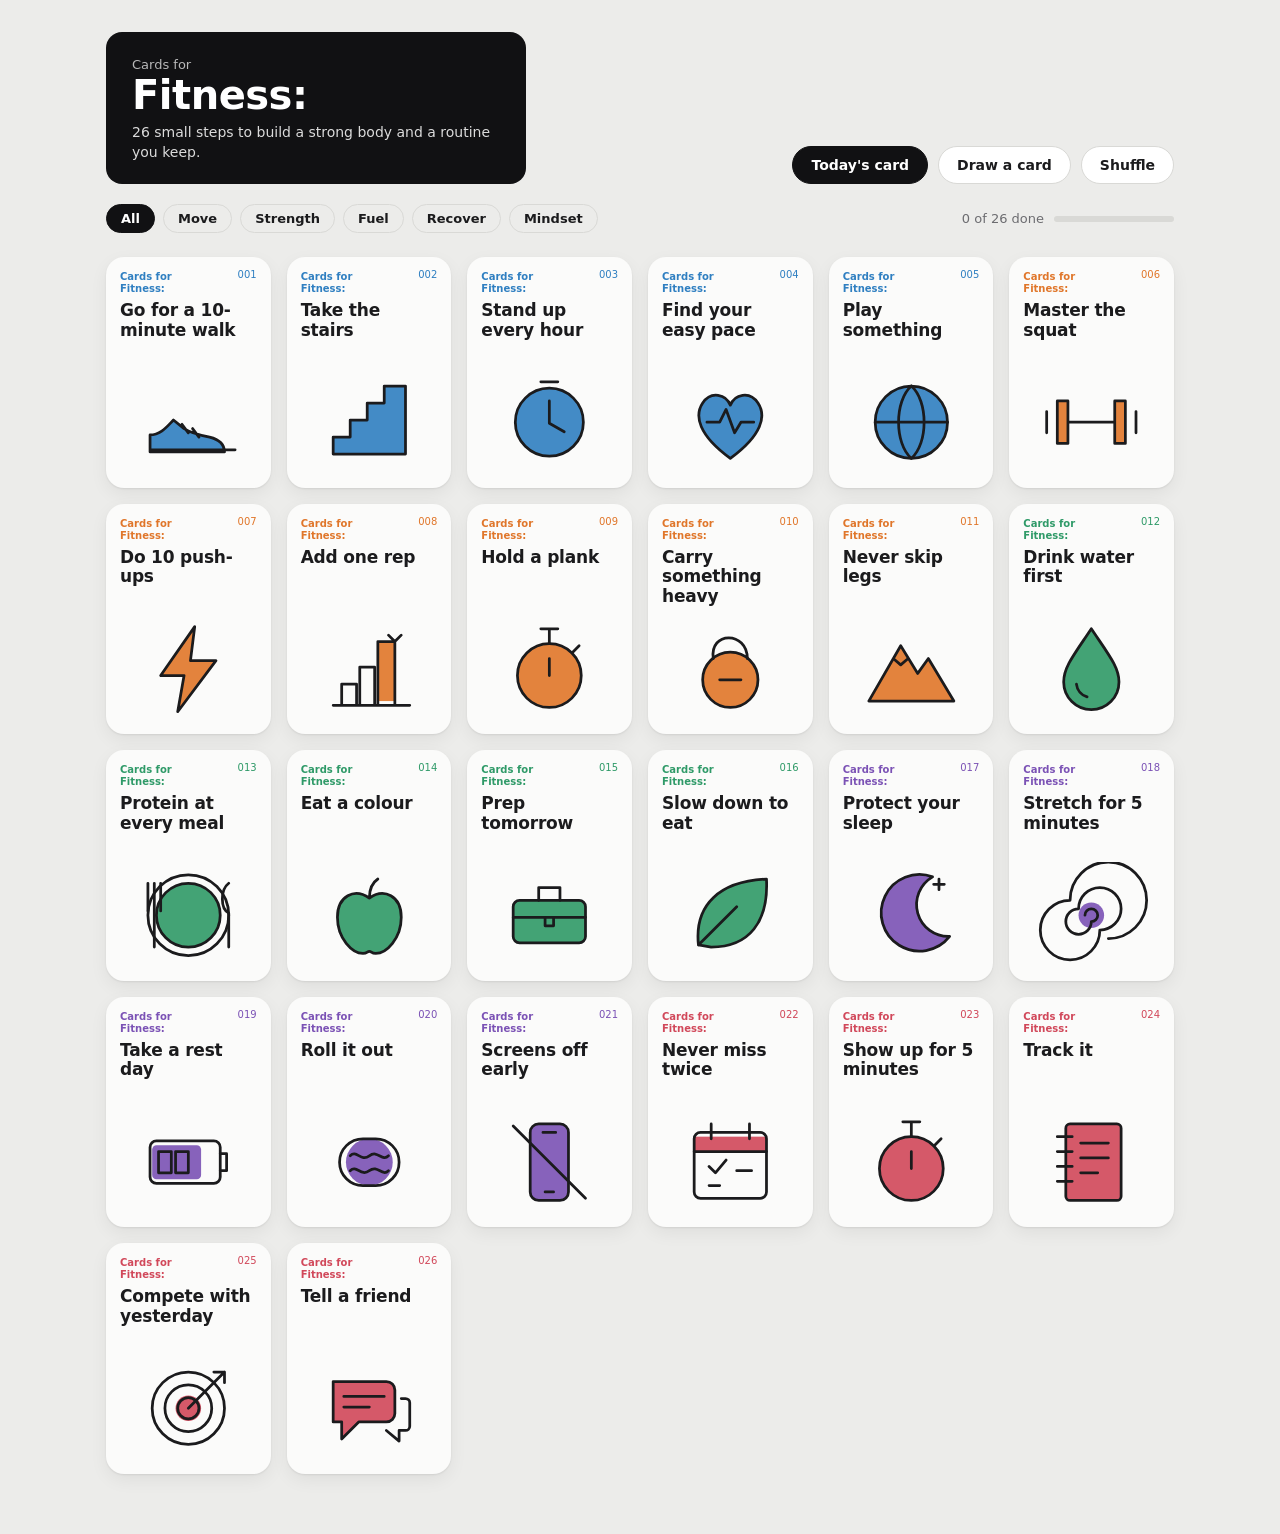
<file: fitness-cards/index.html>
<!DOCTYPE html>
<html lang="en">
<head>
	<meta charset="utf-8">
	<meta name="viewport" content="width=device-width, initial-scale=1">
	<title>Cards for Fitness</title>
	<meta name="description" content="26 small habits to build a strong body and a consistent routine.">
	<link rel="stylesheet" href="style.css">
</head>
<body>
	<header class="top">
		<div class="brand">
			<span class="brand-sub">Cards for</span>
			<h1>Fitness:</h1>
			<p>26 small steps to build a strong body and a routine you keep.</p>
		</div>
		<div class="actions">
			<button id="today" class="btn btn-dark">Today's card</button>
			<button id="draw" class="btn">Draw a card</button>
			<button id="shuffle" class="btn">Shuffle</button>
		</div>
	</header>

	<section class="bar">
		<div id="filters" class="filters" role="group" aria-label="Filter by category"></div>
		<div class="progress" aria-live="polite">
			<span id="progress-text"></span>
			<div class="meter"><div id="meter-fill"></div></div>
		</div>
	</section>

	<main id="grid" class="grid" aria-label="Fitness cards"></main>

	<div id="modal" class="modal" hidden>
		<div class="backdrop" data-close></div>
		<div class="stage" role="dialog" aria-modal="true" aria-label="Card">
			<button class="nav prev" id="prev" aria-label="Previous card">&#8249;</button>
			<div class="flip" id="flip">
				<div class="flip-inner" id="flip-inner">
					<div class="face front" id="face-front"></div>
					<div class="face back" id="face-back"></div>
				</div>
			</div>
			<button class="nav next" id="next" aria-label="Next card">&#8250;</button>
			<div class="modal-actions">
				<button id="flip-btn" class="btn">Flip</button>
				<button id="done-btn" class="btn btn-dark">Mark done</button>
				<button id="close-btn" class="btn" data-close>Close</button>
			</div>
		</div>
	</div>

	<script src="cards.js"></script>
	<script src="app.js"></script>
</body>
</html>
</file>
<file: fitness-cards/style.css>
:root {
	--bg: #ececea;
	--paper: #fbfbfa;
	--ink: #1b1b1d;
	--muted: #6c6c70;
	--line: #d9d9d6;
	--tin: #111113;
	--radius: 18px;
	color-scheme: light;
}
@media (prefers-color-scheme: dark) {
	:root {
		--bg: #17171a;
		--paper: #f4f4f1;
		--ink: #1b1b1d;
		--muted: #9a9aa0;
		--line: #2c2c31;
		color-scheme: dark;
	}
	body { color: #ededeb; }
	.btn { background: #232327; color: #ededeb; border-color: #36363c; }
	.btn-dark { background: #ededeb; color: #111113; border-color: #ededeb; }
	.chip { color: #ededeb; border-color: #36363c; }
	.meter { background: #2c2c31; }
}

* { box-sizing: border-box; }
body {
	margin: 0;
	background: var(--bg);
	color: var(--ink);
	font-family: system-ui, -apple-system, "Segoe UI", Roboto, Helvetica, Arial, sans-serif;
	-webkit-font-smoothing: antialiased;
}
button { font: inherit; cursor: pointer; }
[hidden] { display: none !important; }

/* Header */
.top {
	max-width: 1100px; margin: 0 auto; padding: 32px 16px 12px;
	display: flex; flex-wrap: wrap; gap: 20px; align-items: flex-end; justify-content: space-between;
}
.brand { background: var(--tin); color: #fff; padding: 22px 26px; border-radius: 16px; max-width: 420px; }
.brand-sub { font-size: 13px; opacity: .7; }
.brand h1 { margin: 2px 0 8px; font-size: 40px; line-height: 1; letter-spacing: -.5px; }
.brand p { margin: 0; font-size: 14px; opacity: .85; line-height: 1.4; }
.actions { display: flex; gap: 10px; flex-wrap: wrap; }
.btn {
	background: #fff; color: var(--ink); border: 1px solid var(--line); border-radius: 999px;
	padding: 10px 18px; font-weight: 600; font-size: 14px; transition: transform .1s;
}
.btn:hover { transform: translateY(-1px); }
.btn:focus-visible, .chip:focus-visible, .card:focus-visible, .nav:focus-visible { outline: 3px solid #2f7fc1; outline-offset: 2px; }
.btn-dark { background: var(--tin); color: #fff; border-color: var(--tin); }

/* Filters + progress */
.bar { max-width: 1100px; margin: 0 auto; padding: 8px 16px 8px; display: flex; flex-wrap: wrap; gap: 14px; align-items: center; justify-content: space-between; }
.filters { display: flex; gap: 8px; flex-wrap: wrap; }
.chip {
	background: transparent; border: 1px solid var(--line); border-radius: 999px; padding: 6px 14px;
	font-size: 13px; font-weight: 600; color: var(--ink);
}
.chip[aria-pressed="true"] { background: var(--chip, var(--tin)); border-color: var(--chip, var(--tin)); color: #fff; }
.progress { display: flex; align-items: center; gap: 10px; font-size: 13px; color: var(--muted); }
.meter { width: 120px; height: 6px; background: var(--line); border-radius: 99px; overflow: hidden; }
#meter-fill { height: 100%; width: 0; background: #2f9a68; transition: width .3s; }

/* Grid */
.grid {
	max-width: 1100px; margin: 0 auto; padding: 16px 16px 60px;
	display: grid; grid-template-columns: repeat(auto-fill, minmax(150px, 1fr)); gap: 16px;
}
.card {
	position: relative; aspect-ratio: 5 / 7; background: var(--paper); color: var(--ink);
	border-radius: var(--radius); padding: 14px 14px 12px; text-align: left; border: 0;
	box-shadow: 0 1px 2px rgba(0,0,0,.08), 0 6px 18px rgba(0,0,0,.06);
	display: flex; flex-direction: column; overflow: hidden; transition: transform .15s, box-shadow .15s;
}
.card:hover { transform: translateY(-3px) rotate(-.6deg); box-shadow: 0 10px 28px rgba(0,0,0,.14); }
.card .kicker { font-size: 10px; font-weight: 600; color: var(--c); line-height: 1.2; }
.card .num { position: absolute; top: 12px; right: 14px; font-size: 10px; color: var(--c); font-variant-numeric: tabular-nums; }
.card h2 { margin: 6px 0 0; font-size: 17px; line-height: 1.15; letter-spacing: -.2px; }
.card svg { margin-top: auto; width: 100%; height: 52%; }
.card .done-tag {
	position: absolute; bottom: 10px; right: 10px; width: 22px; height: 22px; border-radius: 50%;
	background: #2f9a68; color: #fff; font-size: 13px; display: none; align-items: center; justify-content: center;
}
.card.done .done-tag { display: flex; }

/* SVG styling */
svg .ln { fill: none; stroke: #1b1b1d; stroke-width: 2.6; stroke-linecap: round; stroke-linejoin: round; }
svg .ac { fill: var(--c); fill-opacity: .9; stroke: none; }

/* Modal */
.modal { position: fixed; inset: 0; z-index: 10; display: grid; place-items: center; padding: 16px; }
.backdrop { position: absolute; inset: 0; background: rgba(10,10,12,.62); }
.stage {
	position: relative; width: min(340px, 78vw); display: grid; gap: 16px; justify-items: center;
	grid-template-columns: 1fr; margin: 0 auto;
}
.flip { width: 100%; aspect-ratio: 5 / 7; perspective: 1200px; }
.flip-inner { position: relative; width: 100%; height: 100%; transition: transform .55s cubic-bezier(.3,.7,.3,1); transform-style: preserve-3d; }
.flip.flipped .flip-inner { transform: rotateY(180deg); }
.face {
	position: absolute; inset: 0; backface-visibility: hidden; -webkit-backface-visibility: hidden;
	background: var(--paper); color: var(--ink); border-radius: 22px; padding: 22px 22px 18px;
	display: flex; flex-direction: column; box-shadow: 0 20px 60px rgba(0,0,0,.4);
}
.face.back { transform: rotateY(180deg); }
.face .kicker { font-size: 13px; font-weight: 600; color: var(--c); }
.face .num { position: absolute; top: 20px; right: 22px; font-size: 13px; color: var(--c); }
.face h2 { margin: 8px 0 0; font-size: 28px; line-height: 1.1; letter-spacing: -.4px; }
.face.front svg { margin-top: auto; width: 100%; height: 60%; }
.face.back h3 { margin: 0 0 8px; font-size: 12px; text-transform: uppercase; letter-spacing: .08em; color: var(--c); }
.face.back p { margin: 0 0 16px; font-size: 15.5px; line-height: 1.5; }
.face.back .try { margin-top: auto; border-left: 4px solid var(--c); padding-left: 12px; }
.face.back .try p { margin: 0; font-weight: 600; }
.face .hint { position: absolute; bottom: 10px; left: 0; right: 0; text-align: center; font-size: 11px; color: #9a9aa0; }
.modal-actions { display: flex; gap: 10px; flex-wrap: wrap; justify-content: center; }
.nav {
	position: absolute; top: 40%; width: 44px; height: 44px; border-radius: 50%; border: 0;
	background: rgba(255,255,255,.92); font-size: 26px; line-height: 1; color: #111;
}
.nav.prev { left: -56px; }
.nav.next { right: -56px; }
@media (max-width: 520px) {
	.nav.prev { left: -4px; top: auto; bottom: -58px; }
	.nav.next { right: -4px; top: auto; bottom: -58px; }
	.brand h1 { font-size: 34px; }
}
@media (prefers-reduced-motion: reduce) {
	.flip-inner, .card, .btn { transition: none; }
}
</file>
